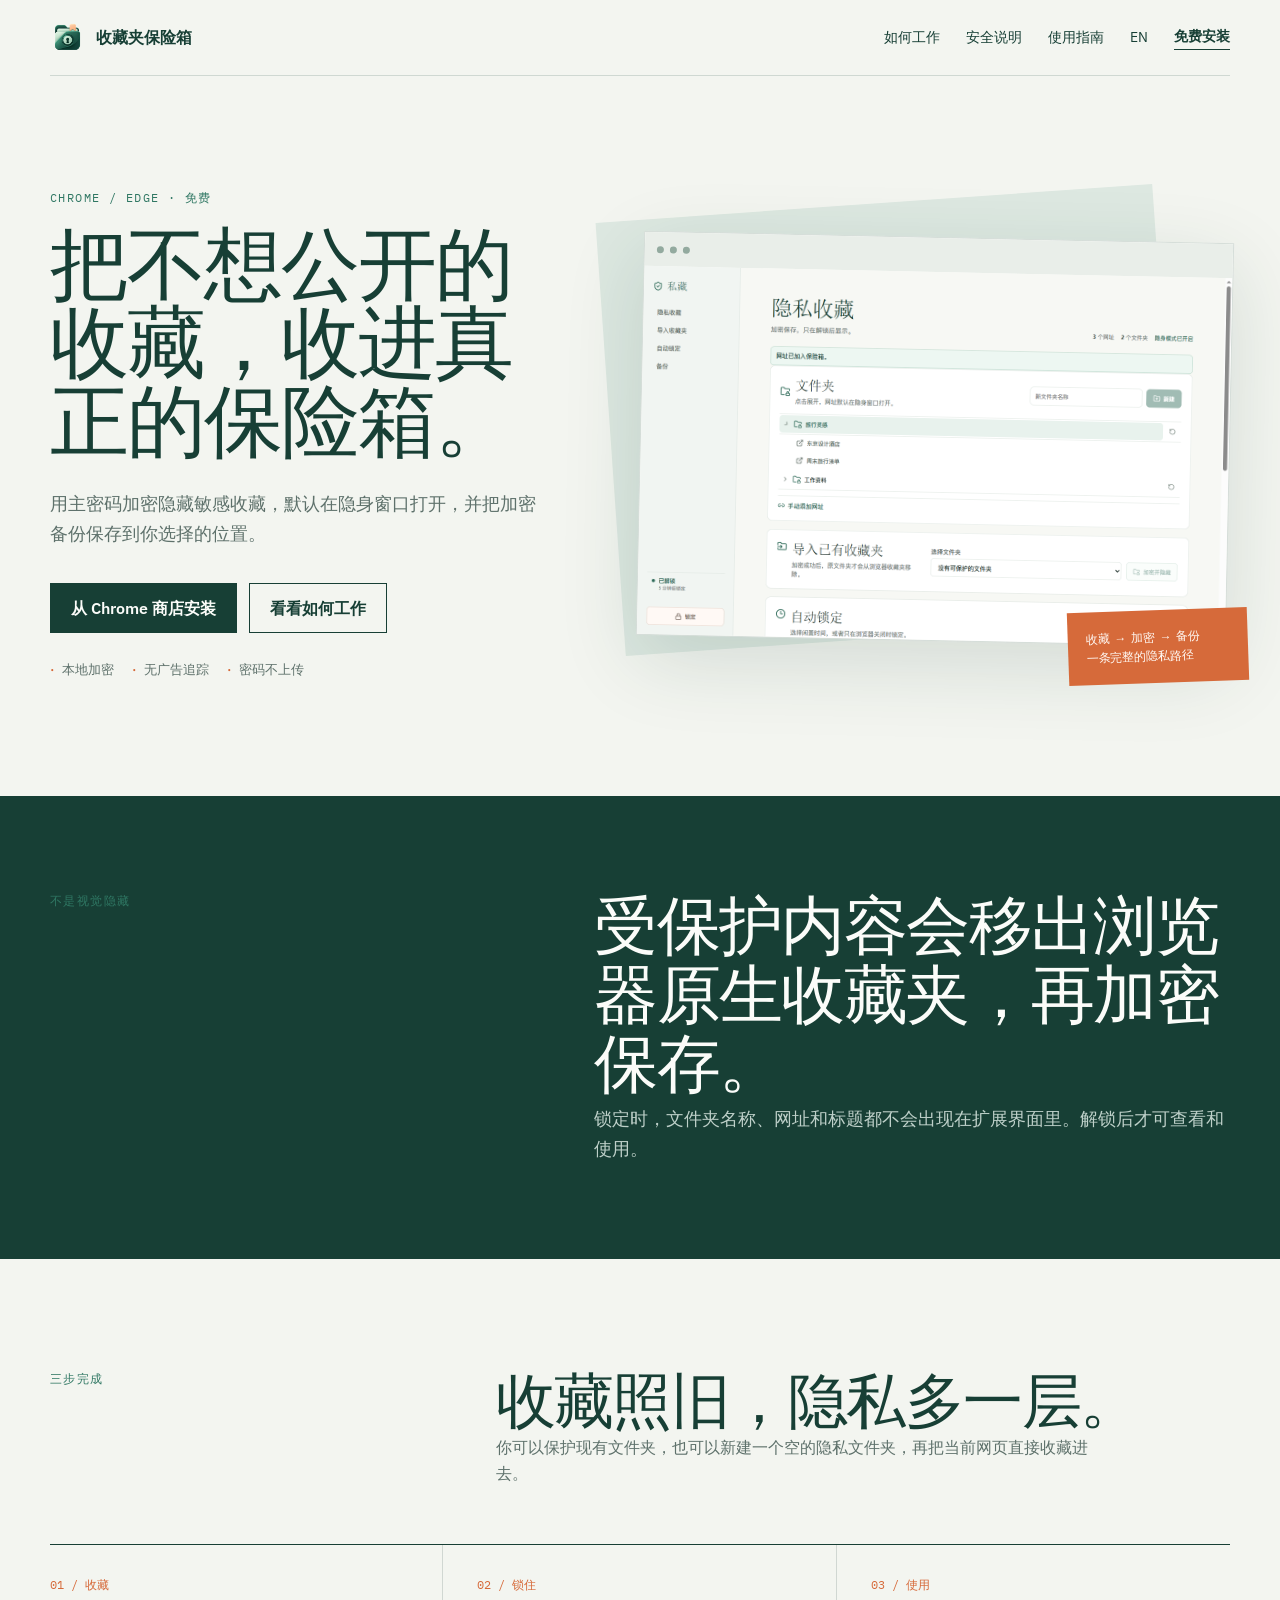
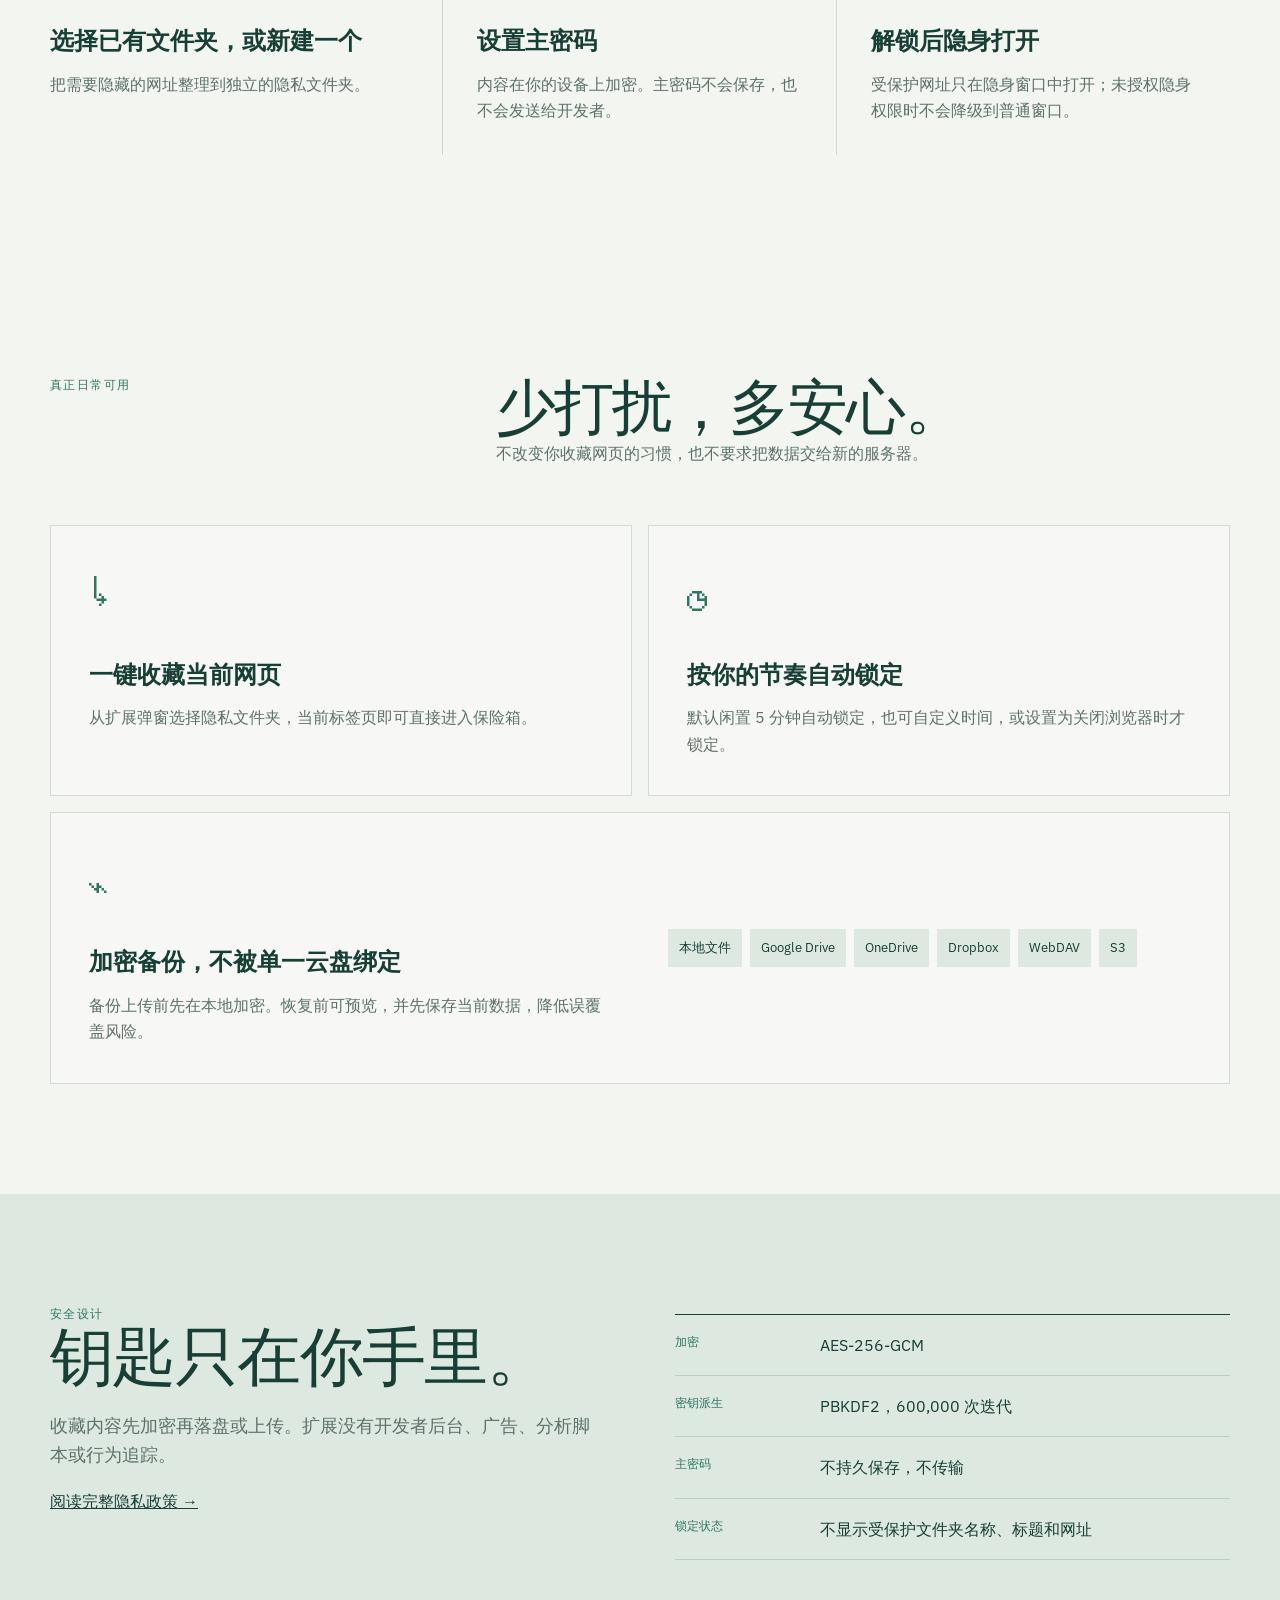
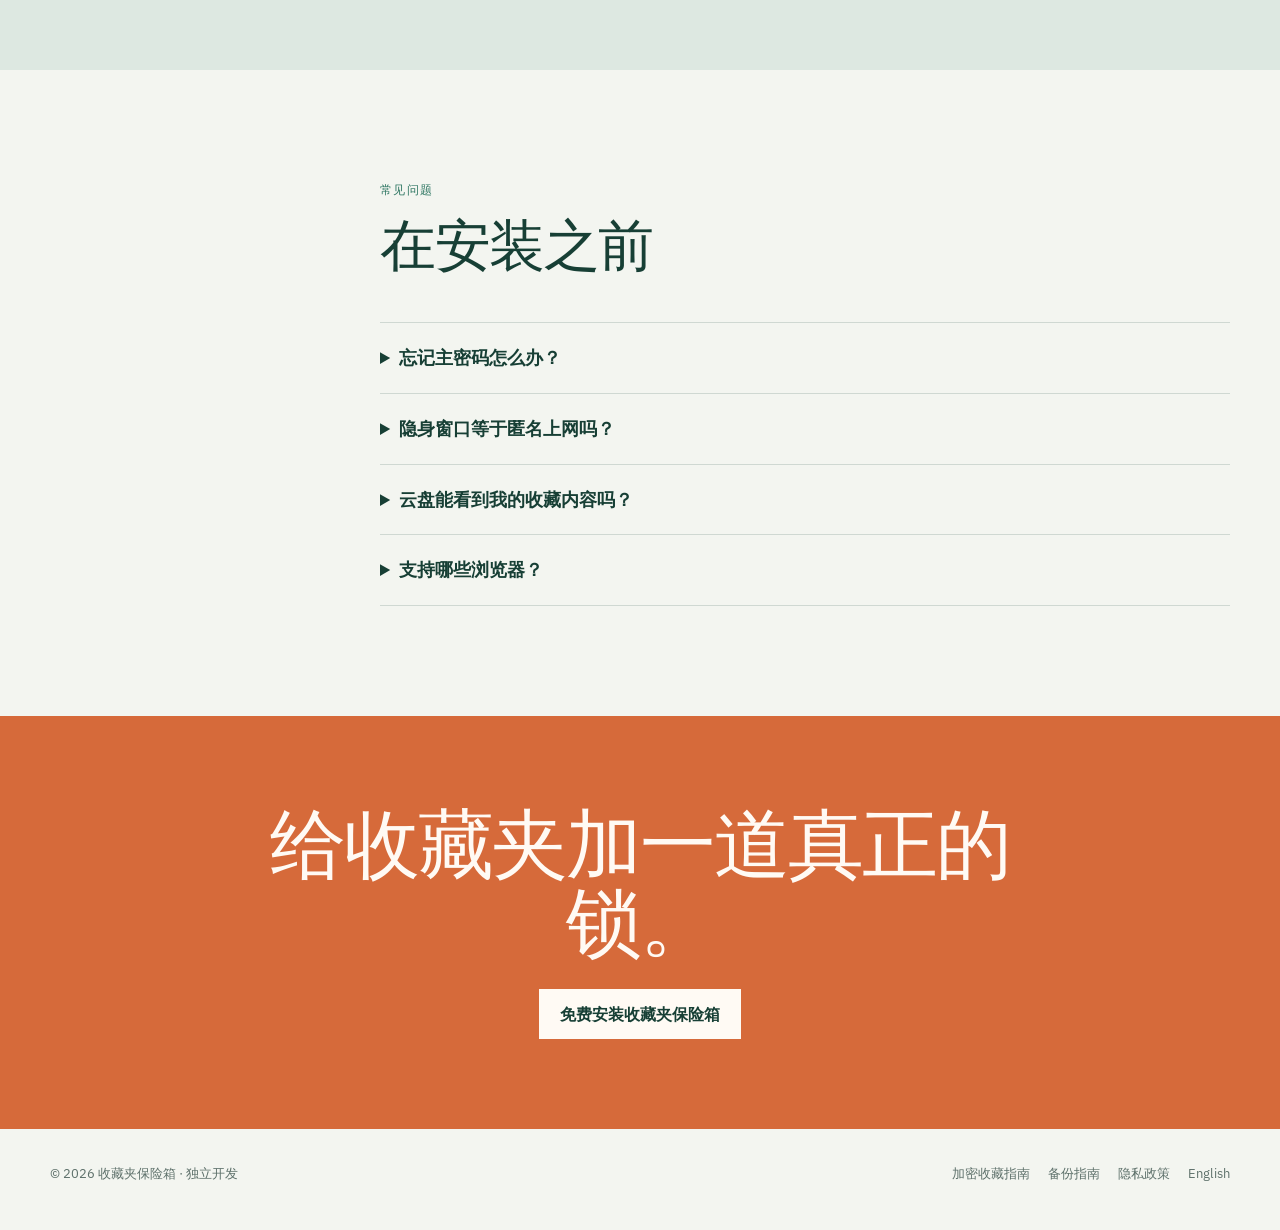
<file: index.html>
<!doctype html>
<html lang="zh-CN">
<head>
  <meta charset="utf-8">
  <meta name="viewport" content="width=device-width, initial-scale=1">
  <title>收藏夹保险箱｜加密隐藏 Chrome 与 Edge 私密收藏</title>
  <meta name="description" content="用主密码加密隐藏私密收藏夹，在隐身窗口打开网址，并自动备份到本地、Google Drive、OneDrive、Dropbox、WebDAV 或 S3。">
  <link rel="canonical" href="https://fangxinbuzaijia.github.io/bookmark-vault/">
  <link rel="alternate" hreflang="zh-CN" href="https://fangxinbuzaijia.github.io/bookmark-vault/">
  <link rel="alternate" hreflang="en" href="https://fangxinbuzaijia.github.io/bookmark-vault/en/">
  <meta property="og:type" content="website">
  <meta property="og:title" content="收藏夹保险箱｜给收藏夹加一道真正的锁">
  <meta property="og:description" content="加密隐藏私密收藏，隐身打开，并把密文备份到你选择的位置。">
  <meta property="og:url" content="https://fangxinbuzaijia.github.io/bookmark-vault/">
  <meta property="og:image" content="https://fangxinbuzaijia.github.io/bookmark-vault/assets/og-cover.png">
  <meta name="twitter:card" content="summary_large_image">
  <link rel="icon" href="assets/icon-128.png">
  <link rel="manifest" href="site.webmanifest">
  <link rel="stylesheet" href="styles.css">
  <script type="application/ld+json">{"@context":"https://schema.org","@type":"SoftwareApplication","name":"收藏夹保险箱","alternateName":"Bookmark Vault","applicationCategory":"UtilitiesApplication","operatingSystem":"Chrome, Edge","description":"加密隐藏私密收藏夹，在隐身窗口打开网址，并将密文备份到本地或云端。","url":"https://fangxinbuzaijia.github.io/bookmark-vault/","downloadUrl":"https://chromewebstore.google.com/detail/agepfpohppnlmjipbigfikpmbfkkhdga","offers":{"@type":"Offer","price":"0","priceCurrency":"CNY"}}</script>
</head>
<body>
  <a class="skip" href="#main">跳到正文</a>
  <header class="shell nav">
    <a class="brand" href="./"><img src="assets/icon-128.png" alt=""><span>收藏夹保险箱</span></a>
    <nav class="nav-links" aria-label="主导航">
      <a href="#how">如何工作</a><a href="#security">安全说明</a><a href="guides/password-protect-chrome-bookmarks.html">使用指南</a><a class="lang" href="en/">EN</a><a class="nav-install" href="https://chromewebstore.google.com/detail/agepfpohppnlmjipbigfikpmbfkkhdga">免费安装</a>
    </nav>
  </header>
  <main id="main">
    <section class="shell hero">
      <div class="hero-copy">
        <div class="eyebrow">Chrome / Edge · 免费</div>
        <h1>把不想公开的收藏，收进真正的保险箱。</h1>
        <p>用主密码加密隐藏敏感收藏，默认在隐身窗口打开，并把加密备份保存到你选择的位置。</p>
        <div class="actions">
          <a class="button primary" href="https://chromewebstore.google.com/detail/agepfpohppnlmjipbigfikpmbfkkhdga">从 Chrome 商店安装</a>
          <a class="button secondary" href="#how">看看如何工作</a>
        </div>
        <div class="proof"><span>本地加密</span><span>无广告追踪</span><span>密码不上传</span></div>
      </div>
      <div class="product-stage" aria-label="收藏夹保险箱真实界面预览">
        <div class="browser"><div class="browser-bar"><i></i><i></i><i></i></div><img src="assets/dashboard.png" alt="收藏夹保险箱管理页，展示隐私文件夹、收藏和备份功能"></div>
        <div class="note">收藏 → 加密 → 备份<br>一条完整的隐私路径</div>
      </div>
    </section>

    <section class="statement">
      <div class="shell">
        <div class="kicker">不是视觉隐藏</div>
        <div><h2>受保护内容会移出浏览器原生收藏夹，再加密保存。</h2><p>锁定时，文件夹名称、网址和标题都不会出现在扩展界面里。解锁后才可查看和使用。</p></div>
      </div>
    </section>

    <section class="shell section" id="how">
      <div class="section-head"><div class="kicker">三步完成</div><div><h2>收藏照旧，隐私多一层。</h2><p>你可以保护现有文件夹，也可以新建一个空的隐私文件夹，再把当前网页直接收藏进去。</p></div></div>
      <div class="path">
        <article><div class="num">01 / 收藏</div><h3>选择已有文件夹，或新建一个</h3><p>把需要隐藏的网址整理到独立的隐私文件夹。</p></article>
        <article><div class="num">02 / 锁住</div><h3>设置主密码</h3><p>内容在你的设备上加密。主密码不会保存，也不会发送给开发者。</p></article>
        <article><div class="num">03 / 使用</div><h3>解锁后隐身打开</h3><p>受保护网址只在隐身窗口中打开；未授权隐身权限时不会降级到普通窗口。</p></article>
      </div>
    </section>

    <section class="shell section" id="features">
      <div class="section-head"><div class="kicker">真正日常可用</div><div><h2>少打扰，多安心。</h2><p>不改变你收藏网页的习惯，也不要求把数据交给新的服务器。</p></div></div>
      <div class="feature-grid">
        <article class="feature"><div class="mark">↳</div><h3>一键收藏当前网页</h3><p>从扩展弹窗选择隐私文件夹，当前标签页即可直接进入保险箱。</p></article>
        <article class="feature"><div class="mark">◷</div><h3>按你的节奏自动锁定</h3><p>默认闲置 5 分钟自动锁定，也可自定义时间，或设置为关闭浏览器时才锁定。</p></article>
        <article class="feature wide"><div><div class="mark">⌁</div><h3>加密备份，不被单一云盘绑定</h3><p>备份上传前先在本地加密。恢复前可预览，并先保存当前数据，降低误覆盖风险。</p></div><div class="backup-list" aria-label="支持的备份方式"><span>本地文件</span><span>Google Drive</span><span>OneDrive</span><span>Dropbox</span><span>WebDAV</span><span>S3</span></div></article>
      </div>
    </section>

    <section class="section security" id="security">
      <div class="shell security-grid">
        <div class="security-copy"><div class="kicker">安全设计</div><h2>钥匙只在你手里。</h2><p>收藏内容先加密再落盘或上传。扩展没有开发者后台、广告、分析脚本或行为追踪。</p><a href="https://fangxinbuzaijia.github.io/bookmark-vault-privacy/">阅读完整隐私政策 →</a></div>
        <ul class="facts">
          <li><strong>加密</strong><span>AES-256-GCM</span></li>
          <li><strong>密钥派生</strong><span>PBKDF2，600,000 次迭代</span></li>
          <li><strong>主密码</strong><span>不持久保存，不传输</span></li>
          <li><strong>锁定状态</strong><span>不显示受保护文件夹名称、标题和网址</span></li>
        </ul>
      </div>
    </section>

    <section class="shell section">
      <div class="faq"><div class="kicker">常见问题</div><h2>在安装之前</h2>
        <details><summary>忘记主密码怎么办？</summary><p>无法找回。客户端加密意味着开发者也没有能力替你解密，请务必妥善保存密码。</p></details>
        <details><summary>隐身窗口等于匿名上网吗？</summary><p>不等于。隐身模式主要减少本机浏览记录，网站、网络服务商、下载文件等仍可能留下记录。</p></details>
        <details><summary>云盘能看到我的收藏内容吗？</summary><p>上传的是由扩展在本地生成的密文备份。不过云盘服务仍会知道文件存在、大小和更新时间等元数据。</p></details>
        <details><summary>支持哪些浏览器？</summary><p>第一版支持基于 Chromium 的 Chrome 与 Edge。</p></details>
      </div>
    </section>

    <section class="closing"><div class="shell"><h2>给收藏夹加一道真正的锁。</h2><a class="button" href="https://chromewebstore.google.com/detail/agepfpohppnlmjipbigfikpmbfkkhdga">免费安装收藏夹保险箱</a></div></section>
  </main>
  <footer class="shell footer"><div class="footer-row"><div>© 2026 收藏夹保险箱 · 独立开发</div><div class="footer-links"><a href="guides/password-protect-chrome-bookmarks.html">加密收藏指南</a><a href="guides/encrypted-bookmark-backup.html">备份指南</a><a href="https://fangxinbuzaijia.github.io/bookmark-vault-privacy/">隐私政策</a><a href="en/">English</a></div></div></footer>
</body>
</html>
</file>
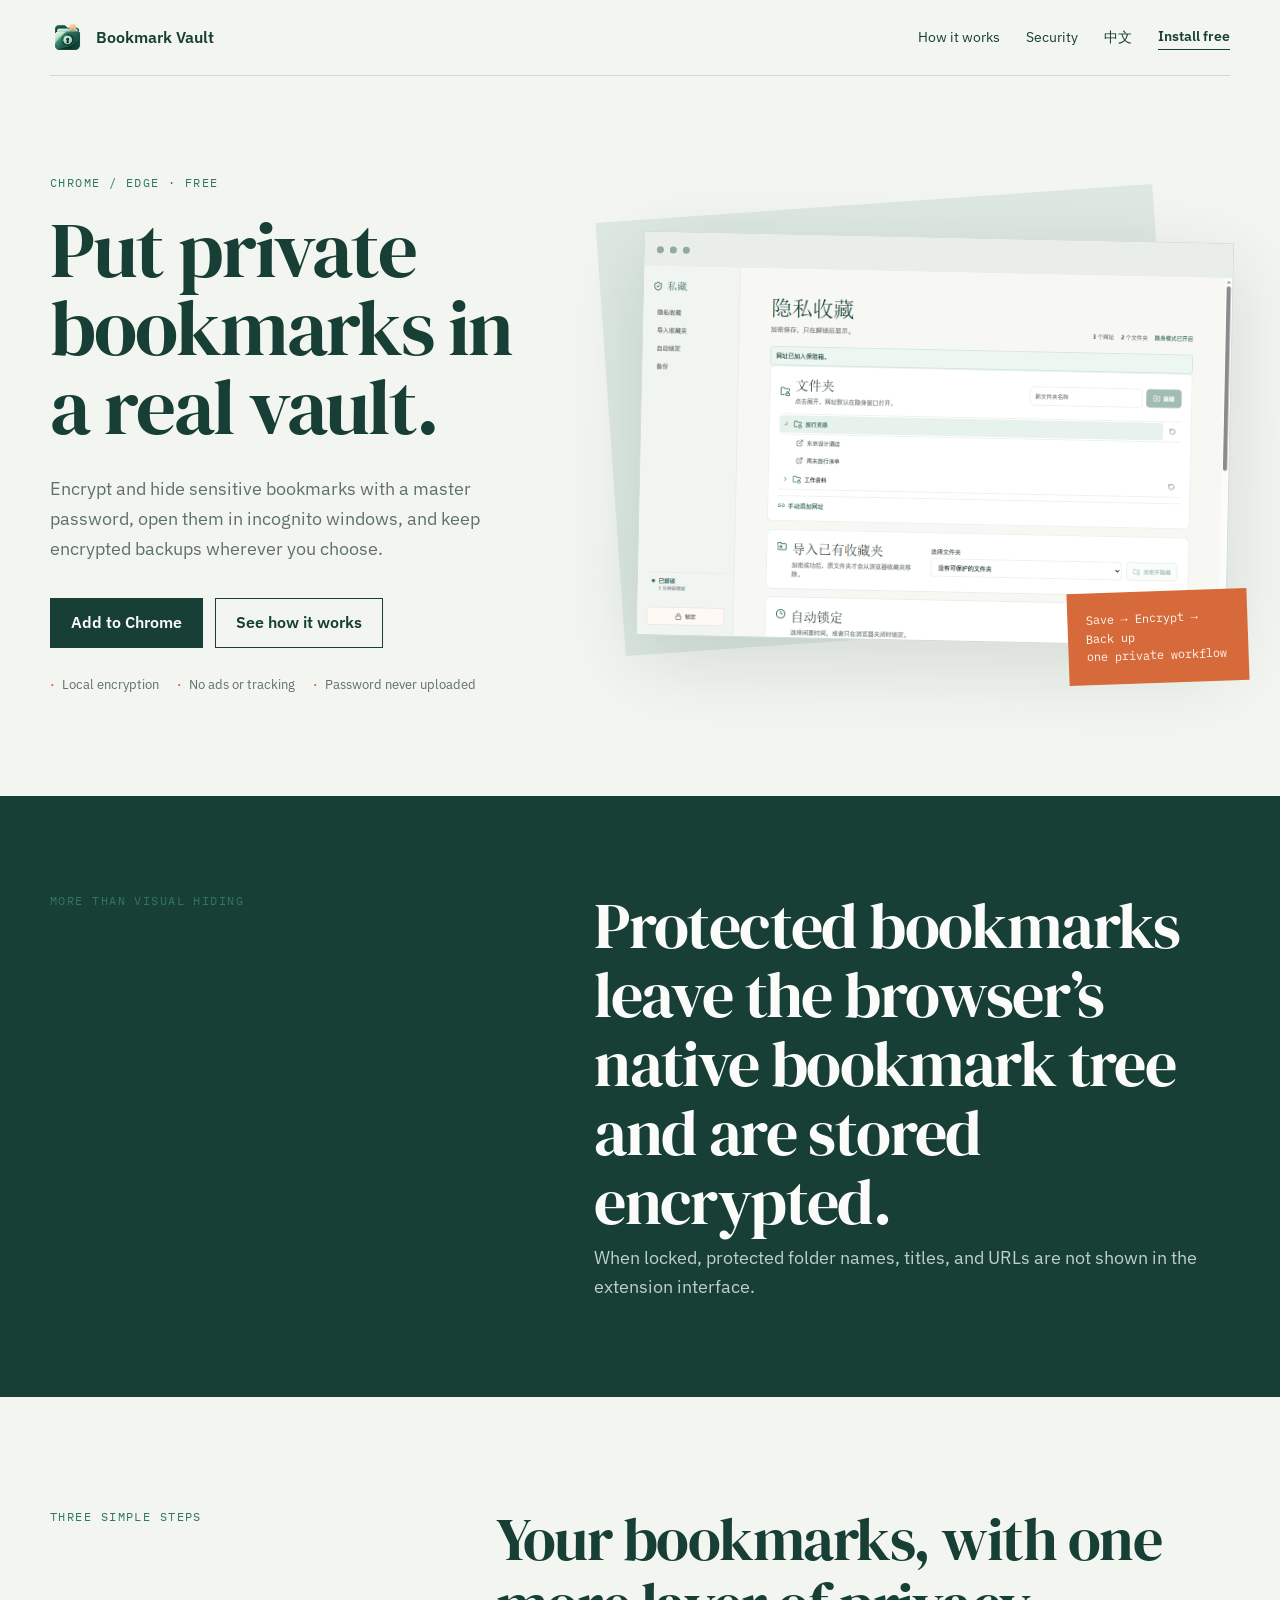
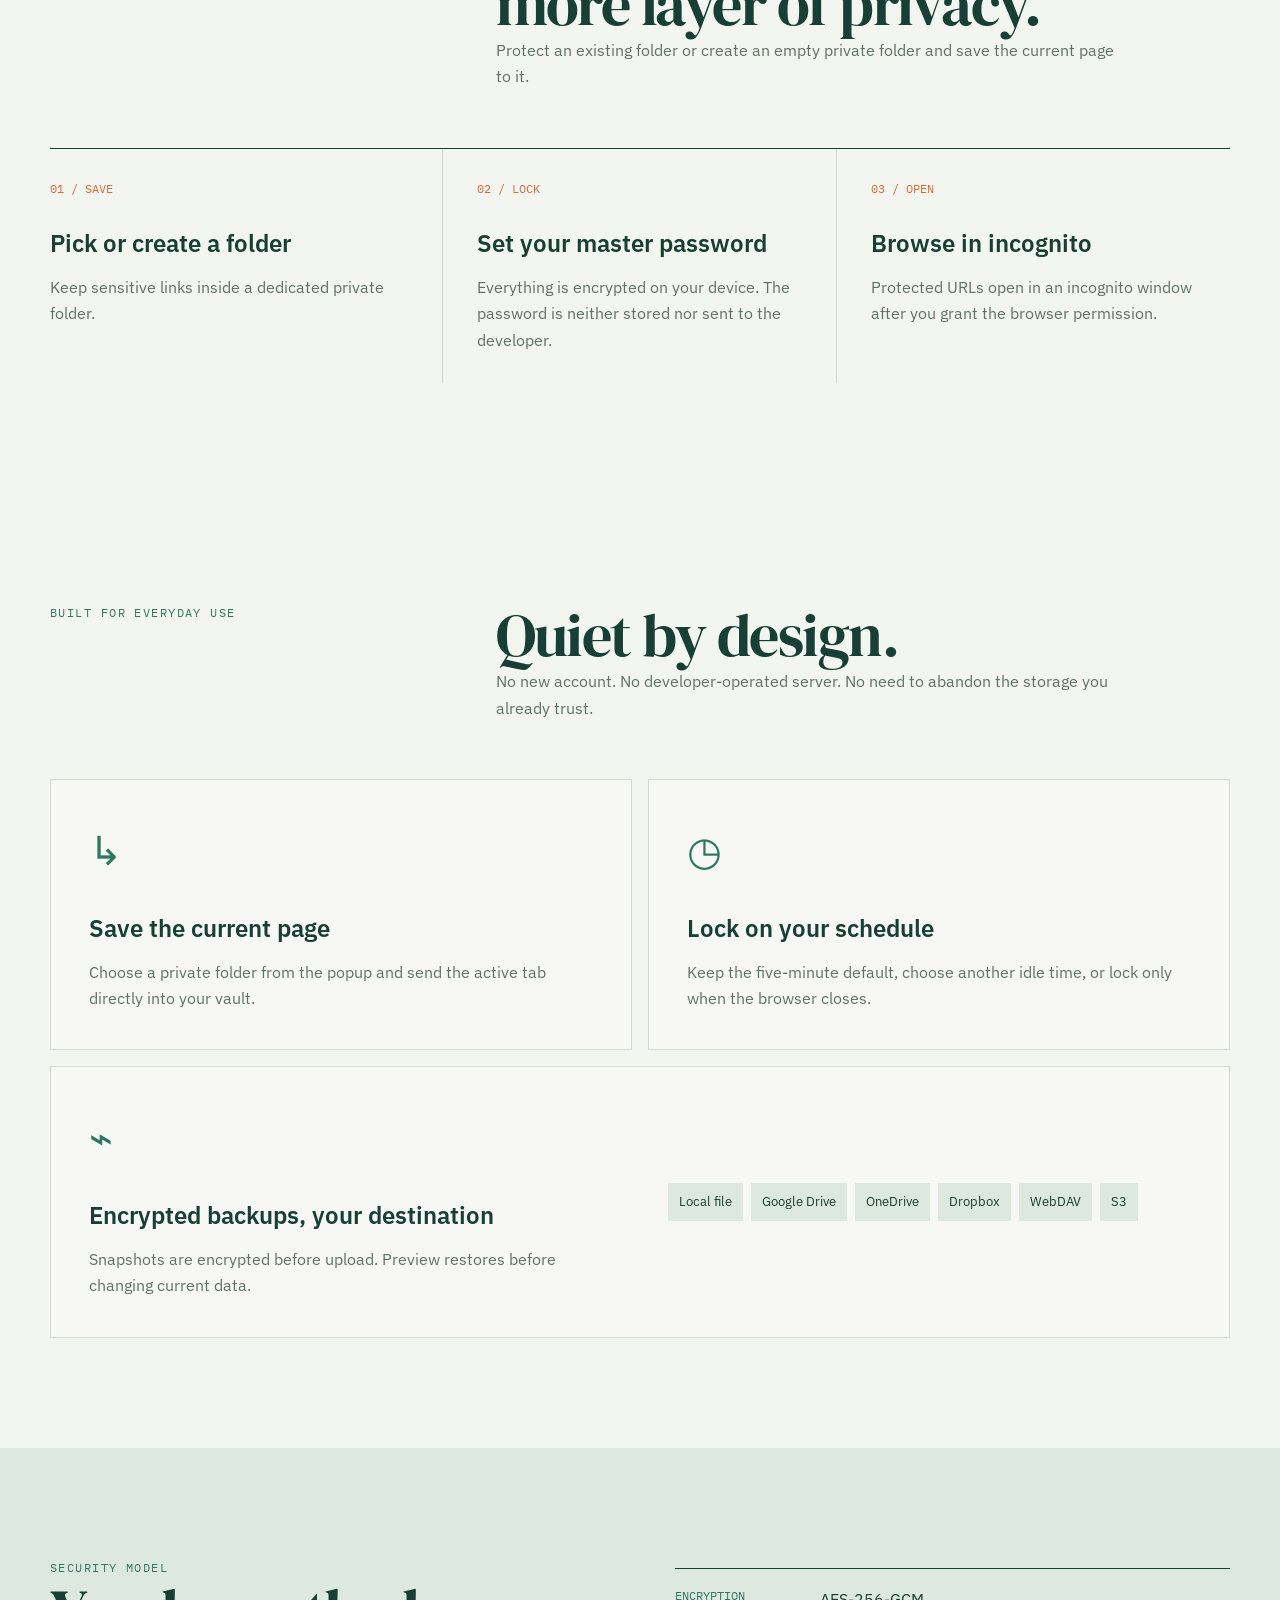
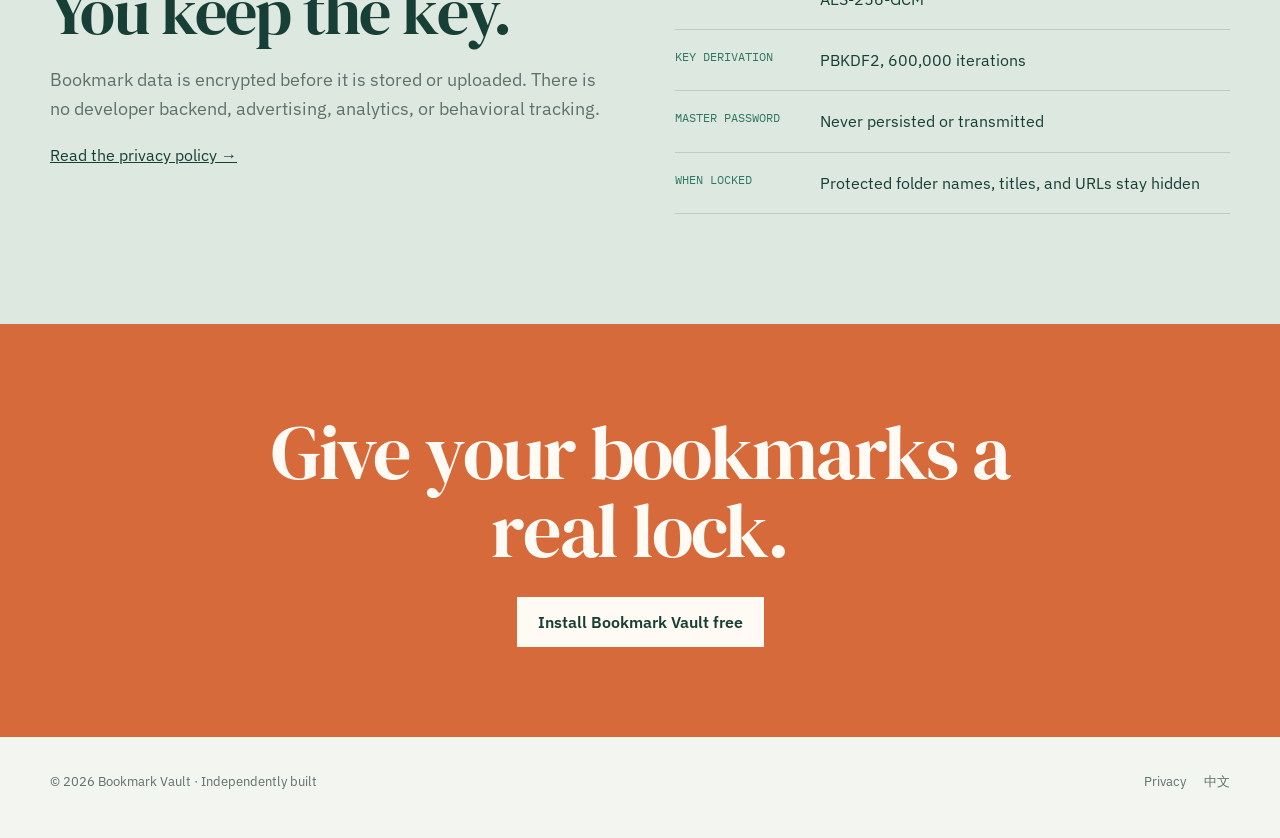
<file: en/index.html>
<!doctype html>
<html lang="en">
<head>
  <meta charset="utf-8"><meta name="viewport" content="width=device-width, initial-scale=1">
  <title>Bookmark Vault — Encrypt and hide private Chrome bookmarks</title>
  <meta name="description" content="Password-protect private bookmarks, open them in incognito windows, and back up encrypted snapshots to your preferred storage.">
  <link rel="canonical" href="https://fangxinbuzaijia.github.io/bookmark-vault/en/">
  <link rel="alternate" hreflang="zh-CN" href="https://fangxinbuzaijia.github.io/bookmark-vault/">
  <link rel="alternate" hreflang="en" href="https://fangxinbuzaijia.github.io/bookmark-vault/en/">
  <meta property="og:type" content="website"><meta property="og:title" content="Bookmark Vault — A real lock for your bookmarks"><meta property="og:description" content="Encrypt and hide private bookmarks, open them in incognito, and keep encrypted backups."><meta property="og:image" content="https://fangxinbuzaijia.github.io/bookmark-vault/assets/og-cover.png">
  <link rel="icon" href="../assets/icon-128.png"><link rel="stylesheet" href="../styles.css">
</head>
<body>
  <header class="shell nav"><a class="brand" href="../"><img src="../assets/icon-128.png" alt=""><span>Bookmark Vault</span></a><nav class="nav-links"><a href="#how">How it works</a><a href="#security">Security</a><a class="lang" href="../">中文</a><a class="nav-install" href="https://chromewebstore.google.com/detail/agepfpohppnlmjipbigfikpmbfkkhdga">Install free</a></nav></header>
  <main>
    <section class="shell hero"><div class="hero-copy"><div class="eyebrow">Chrome / Edge · Free</div><h1>Put private bookmarks in a real vault.</h1><p>Encrypt and hide sensitive bookmarks with a master password, open them in incognito windows, and keep encrypted backups wherever you choose.</p><div class="actions"><a class="button primary" href="https://chromewebstore.google.com/detail/agepfpohppnlmjipbigfikpmbfkkhdga">Add to Chrome</a><a class="button secondary" href="#how">See how it works</a></div><div class="proof"><span>Local encryption</span><span>No ads or tracking</span><span>Password never uploaded</span></div></div><div class="product-stage"><div class="browser"><div class="browser-bar"><i></i><i></i><i></i></div><img src="../assets/dashboard.png" alt="Bookmark Vault dashboard"></div><div class="note">Save → Encrypt → Back up<br>one private workflow</div></div></section>
    <section class="statement"><div class="shell"><div class="kicker">More than visual hiding</div><div><h2>Protected bookmarks leave the browser’s native bookmark tree and are stored encrypted.</h2><p>When locked, protected folder names, titles, and URLs are not shown in the extension interface.</p></div></div></section>
    <section class="shell section" id="how"><div class="section-head"><div class="kicker">Three simple steps</div><div><h2>Your bookmarks, with one more layer of privacy.</h2><p>Protect an existing folder or create an empty private folder and save the current page to it.</p></div></div><div class="path"><article><div class="num">01 / SAVE</div><h3>Pick or create a folder</h3><p>Keep sensitive links inside a dedicated private folder.</p></article><article><div class="num">02 / LOCK</div><h3>Set your master password</h3><p>Everything is encrypted on your device. The password is neither stored nor sent to the developer.</p></article><article><div class="num">03 / OPEN</div><h3>Browse in incognito</h3><p>Protected URLs open in an incognito window after you grant the browser permission.</p></article></div></section>
    <section class="shell section"><div class="section-head"><div class="kicker">Built for everyday use</div><div><h2>Quiet by design.</h2><p>No new account. No developer-operated server. No need to abandon the storage you already trust.</p></div></div><div class="feature-grid"><article class="feature"><div class="mark">↳</div><h3>Save the current page</h3><p>Choose a private folder from the popup and send the active tab directly into your vault.</p></article><article class="feature"><div class="mark">◷</div><h3>Lock on your schedule</h3><p>Keep the five-minute default, choose another idle time, or lock only when the browser closes.</p></article><article class="feature wide"><div><div class="mark">⌁</div><h3>Encrypted backups, your destination</h3><p>Snapshots are encrypted before upload. Preview restores before changing current data.</p></div><div class="backup-list"><span>Local file</span><span>Google Drive</span><span>OneDrive</span><span>Dropbox</span><span>WebDAV</span><span>S3</span></div></article></div></section>
    <section class="section security" id="security"><div class="shell security-grid"><div class="security-copy"><div class="kicker">Security model</div><h2>You keep the key.</h2><p>Bookmark data is encrypted before it is stored or uploaded. There is no developer backend, advertising, analytics, or behavioral tracking.</p><a href="https://fangxinbuzaijia.github.io/bookmark-vault-privacy/">Read the privacy policy →</a></div><ul class="facts"><li><strong>ENCRYPTION</strong><span>AES-256-GCM</span></li><li><strong>KEY DERIVATION</strong><span>PBKDF2, 600,000 iterations</span></li><li><strong>MASTER PASSWORD</strong><span>Never persisted or transmitted</span></li><li><strong>WHEN LOCKED</strong><span>Protected folder names, titles, and URLs stay hidden</span></li></ul></div></section>
    <section class="closing"><div class="shell"><h2>Give your bookmarks a real lock.</h2><a class="button" href="https://chromewebstore.google.com/detail/agepfpohppnlmjipbigfikpmbfkkhdga">Install Bookmark Vault free</a></div></section>
  </main>
  <footer class="shell footer"><div class="footer-row"><div>© 2026 Bookmark Vault · Independently built</div><div class="footer-links"><a href="https://fangxinbuzaijia.github.io/bookmark-vault-privacy/">Privacy</a><a href="../">中文</a></div></div></footer>
</body>
</html>
</file>
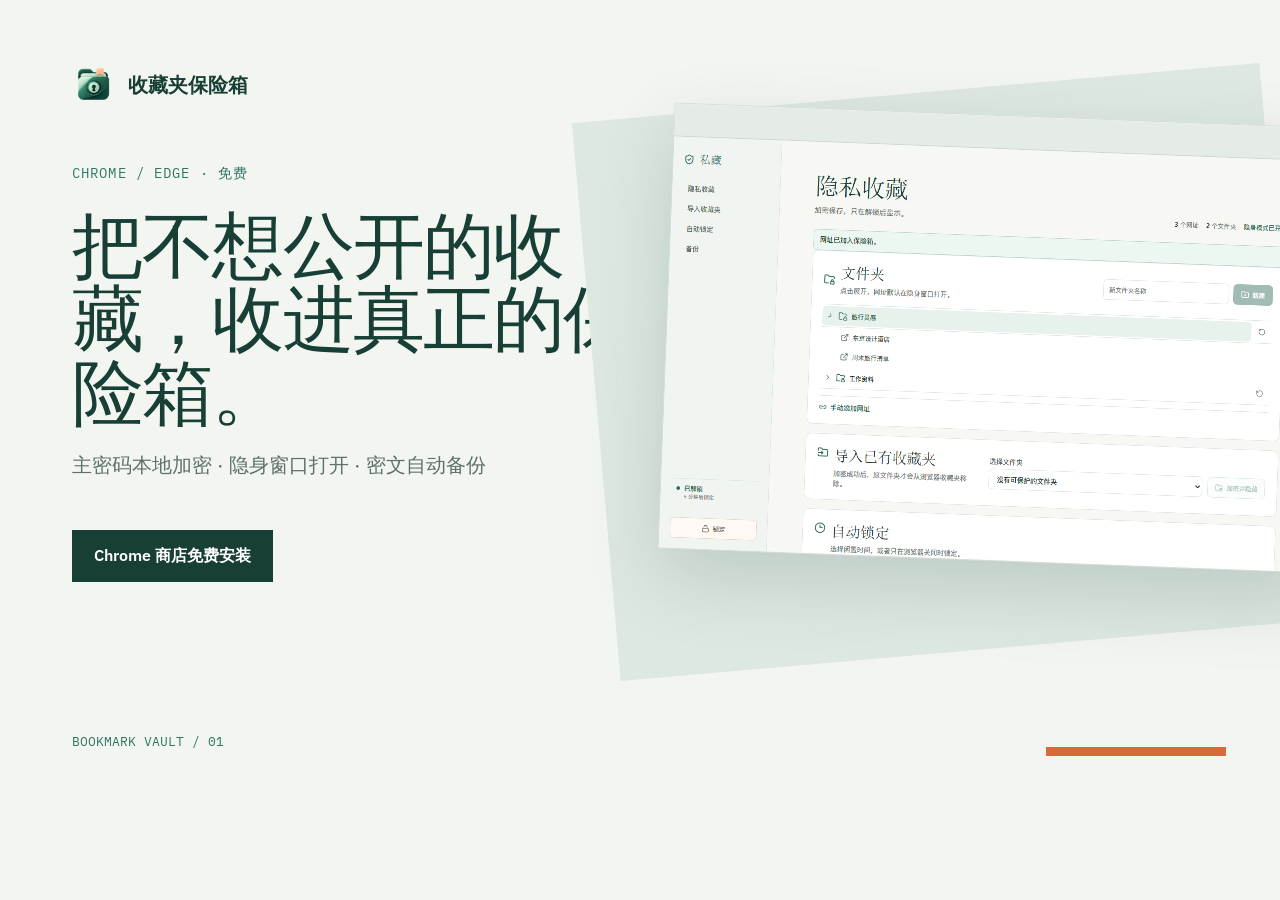
<file: marketing-assets.html>
<!doctype html>
<html lang="zh-CN">
<head>
  <meta charset="utf-8"><meta name="viewport" content="width=device-width,initial-scale=1"><meta name="robots" content="noindex">
  <style>
    @font-face{font-family:DM;src:url(assets/fonts/dm-serif-display.woff2)}
    @font-face{font-family:Plex;src:url(assets/fonts/ibm-plex-sans-400.woff2);font-weight:400}
    @font-face{font-family:Plex;src:url(assets/fonts/ibm-plex-sans-600.woff2);font-weight:600}
    @font-face{font-family:Mono;src:url(assets/fonts/ibm-plex-mono.woff2)}
    *{box-sizing:border-box}body{margin:0;background:#f3f5f0;color:#173f35;font-family:Plex,sans-serif}.canvas{width:1280px;height:800px;overflow:hidden;position:relative;padding:64px 72px;display:none}.canvas.active{display:block}.canvas.active.split{display:grid}.brand{display:flex;align-items:center;gap:14px;font-weight:600;font-size:20px}.brand img{width:42px;height:42px;border-radius:11px}.tag{font:14px Mono;color:#2f7763;letter-spacing:.08em;text-transform:uppercase}.headline{font:400 72px/1.02 DM;margin:26px 0 18px;max-width:610px;letter-spacing:-.025em}.sub{font-size:20px;line-height:1.55;color:#5e716b;max-width:570px}.screen{position:absolute;overflow:hidden;background:#fbfcf9;border:1px solid rgba(23,63,53,.16);box-shadow:0 28px 75px rgba(23,63,53,.16)}.screen:before{content:"";display:block;height:32px;background:#e5ece7;border-bottom:1px solid rgba(23,63,53,.12)}.screen img{width:100%;display:block}.hero .screen{width:660px;right:-46px;top:115px;transform:rotate(2.2deg)}.hero:before{content:"";position:absolute;width:690px;height:560px;right:-5px;top:92px;background:#dde8e1;transform:rotate(-5deg)}.button{display:inline-block;margin-top:30px;background:#173f35;color:#fff;padding:15px 22px;font-weight:600}.foot{position:absolute;left:72px;bottom:50px;font:13px Mono;color:#2f7763}.corner{position:absolute;right:54px;bottom:44px;width:180px;height:9px;background:#d66a3a}.split{grid-template-columns:0.85fr 1.15fr;gap:60px;align-items:center}.split .screen{position:relative;inset:auto;width:100%;height:520px;transform:none}.split .screen img[src$="popup.png"]{width:1685px;max-width:none;transform:translateY(-385px)}.num{font:16px Mono;color:#d66a3a}.points{margin:30px 0 0;padding:0;list-style:none;border-top:1px solid #173f35}.points li{padding:17px 0;border-bottom:1px solid rgba(23,63,53,.16);font-size:18px}.backup{background:#173f35;color:#fbfcf9}.backup .tag{color:#9bc5b6}.backup .sub{color:#bdd1c9}.backup-clouds{display:flex;flex-wrap:wrap;gap:12px;max-width:560px;margin-top:34px}.backup-clouds span{padding:11px 15px;border:1px solid rgba(255,255,255,.28);font:14px Mono}.backup .screen{width:585px;right:58px;top:124px;transform:rotate(-1.5deg)}.backup:before{content:"";position:absolute;right:-60px;top:-90px;width:610px;height:610px;border:1px solid rgba(221,232,225,.25);border-radius:50%}.security{background:#dde8e1}.security-grid{display:grid;grid-template-columns:1.1fr .9fr;gap:70px;margin-top:60px}.security .headline{font-size:66px;margin-top:16px}.security-card{border-top:1px solid #173f35}.security-card div{display:grid;grid-template-columns:150px 1fr;gap:18px;padding:20px 0;border-bottom:1px solid rgba(23,63,53,.18)}.security-card strong{font:13px Mono;color:#2f7763}.security-card span{font-size:18px}.og{width:1200px;height:630px;padding:54px 62px}.og .headline{font-size:69px;max-width:575px}.og .screen{width:560px;right:-40px;top:98px;transform:rotate(2deg)}.og:before{content:"";position:absolute;width:580px;height:470px;right:-4px;top:73px;background:#dde8e1;transform:rotate(-4deg)}.og .brand{font-size:18px}.og .brand img{width:38px;height:38px}.og .foot{left:62px;bottom:42px}
  </style>
</head>
<body>
  <section class="canvas hero" data-slide="1"><div class="brand"><img src="assets/icon-128.png" alt="">收藏夹保险箱</div><div class="tag" style="margin-top:58px">Chrome / Edge · 免费</div><h1 class="headline">把不想公开的收藏，收进真正的保险箱。</h1><p class="sub">主密码本地加密 · 隐身窗口打开 · 密文自动备份</p><div class="button">Chrome 商店免费安装</div><div class="screen"><img src="assets/dashboard.png" alt=""></div><div class="foot">BOOKMARK VAULT / 01</div><div class="corner"></div></section>
  <section class="canvas split" data-slide="2"><div><div class="num">01 / 收藏</div><h1 class="headline">当前网页，一步收进隐私文件夹。</h1><p class="sub">从扩展弹窗选择目标文件夹，当前标签页直接进入加密保险箱。</p><ul class="points"><li>新建空的隐私文件夹</li><li>文件夹默认收起，手动展开</li><li>锁定后标题和网址不显示</li></ul></div><div class="screen"><img src="assets/popup.png" alt=""></div><div class="foot">BOOKMARK VAULT / 02</div></section>
  <section class="canvas split" data-slide="3"><div><div class="num">02 / 锁定</div><h1 class="headline">五分钟，或等浏览器关闭。</h1><p class="sub">默认闲置 5 分钟自动锁定。你也可以自定义时间，或设置为关闭浏览器时才锁定。</p><ul class="points"><li>按使用习惯调整</li><li>打开浏览器期间保持解锁</li><li>随时一键立即锁定</li></ul></div><div class="screen"><img src="assets/dashboard.png" alt=""></div><div class="foot">BOOKMARK VAULT / 03</div></section>
  <section class="canvas backup" data-slide="4"><div class="brand"><img src="assets/icon-128.png" alt="">收藏夹保险箱</div><div class="tag" style="margin-top:62px">03 / 加密备份</div><h1 class="headline">不被某一个云盘绑住。</h1><p class="sub">上传前先在本地加密。恢复前先预览，并备份当前数据。</p><div class="backup-clouds"><span>本地文件</span><span>Google Drive</span><span>OneDrive</span><span>Dropbox</span><span>WebDAV</span><span>S3</span></div><div class="screen"><img src="assets/dashboard.png" alt=""></div><div class="foot" style="color:#9bc5b6">BOOKMARK VAULT / 04</div></section>
  <section class="canvas security" data-slide="5"><div class="brand"><img src="assets/icon-128.png" alt="">收藏夹保险箱</div><div class="security-grid"><div><div class="tag">安全设计</div><h1 class="headline">钥匙只在你手里。</h1><p class="sub">没有开发者后台，没有广告，没有分析追踪。</p></div><div class="security-card"><div><strong>加密</strong><span>AES-256-GCM</span></div><div><strong>密钥派生</strong><span>PBKDF2<br>600,000 次迭代</span></div><div><strong>主密码</strong><span>不保存<br>不传输</span></div><div><strong>锁定后</strong><span>不显示私密标题和网址</span></div></div></div><div class="foot">BOOKMARK VAULT / 05</div></section>
  <section class="canvas og" data-slide="og"><div class="brand"><img src="assets/icon-128.png" alt="">收藏夹保险箱</div><div class="tag" style="margin-top:48px">Chrome / Edge · 免费</div><h1 class="headline">给收藏夹加一道真正的锁。</h1><p class="sub">加密隐藏 · 隐身打开 · 密文备份</p><div class="screen"><img src="assets/dashboard.png" alt=""></div><div class="foot">BOOKMARK VAULT</div></section>
  <script>const wanted=new URLSearchParams(location.search).get('slide')||'1';document.querySelector(`[data-slide="${wanted}"]`)?.classList.add('active');</script>
</body>
</html>
</file>
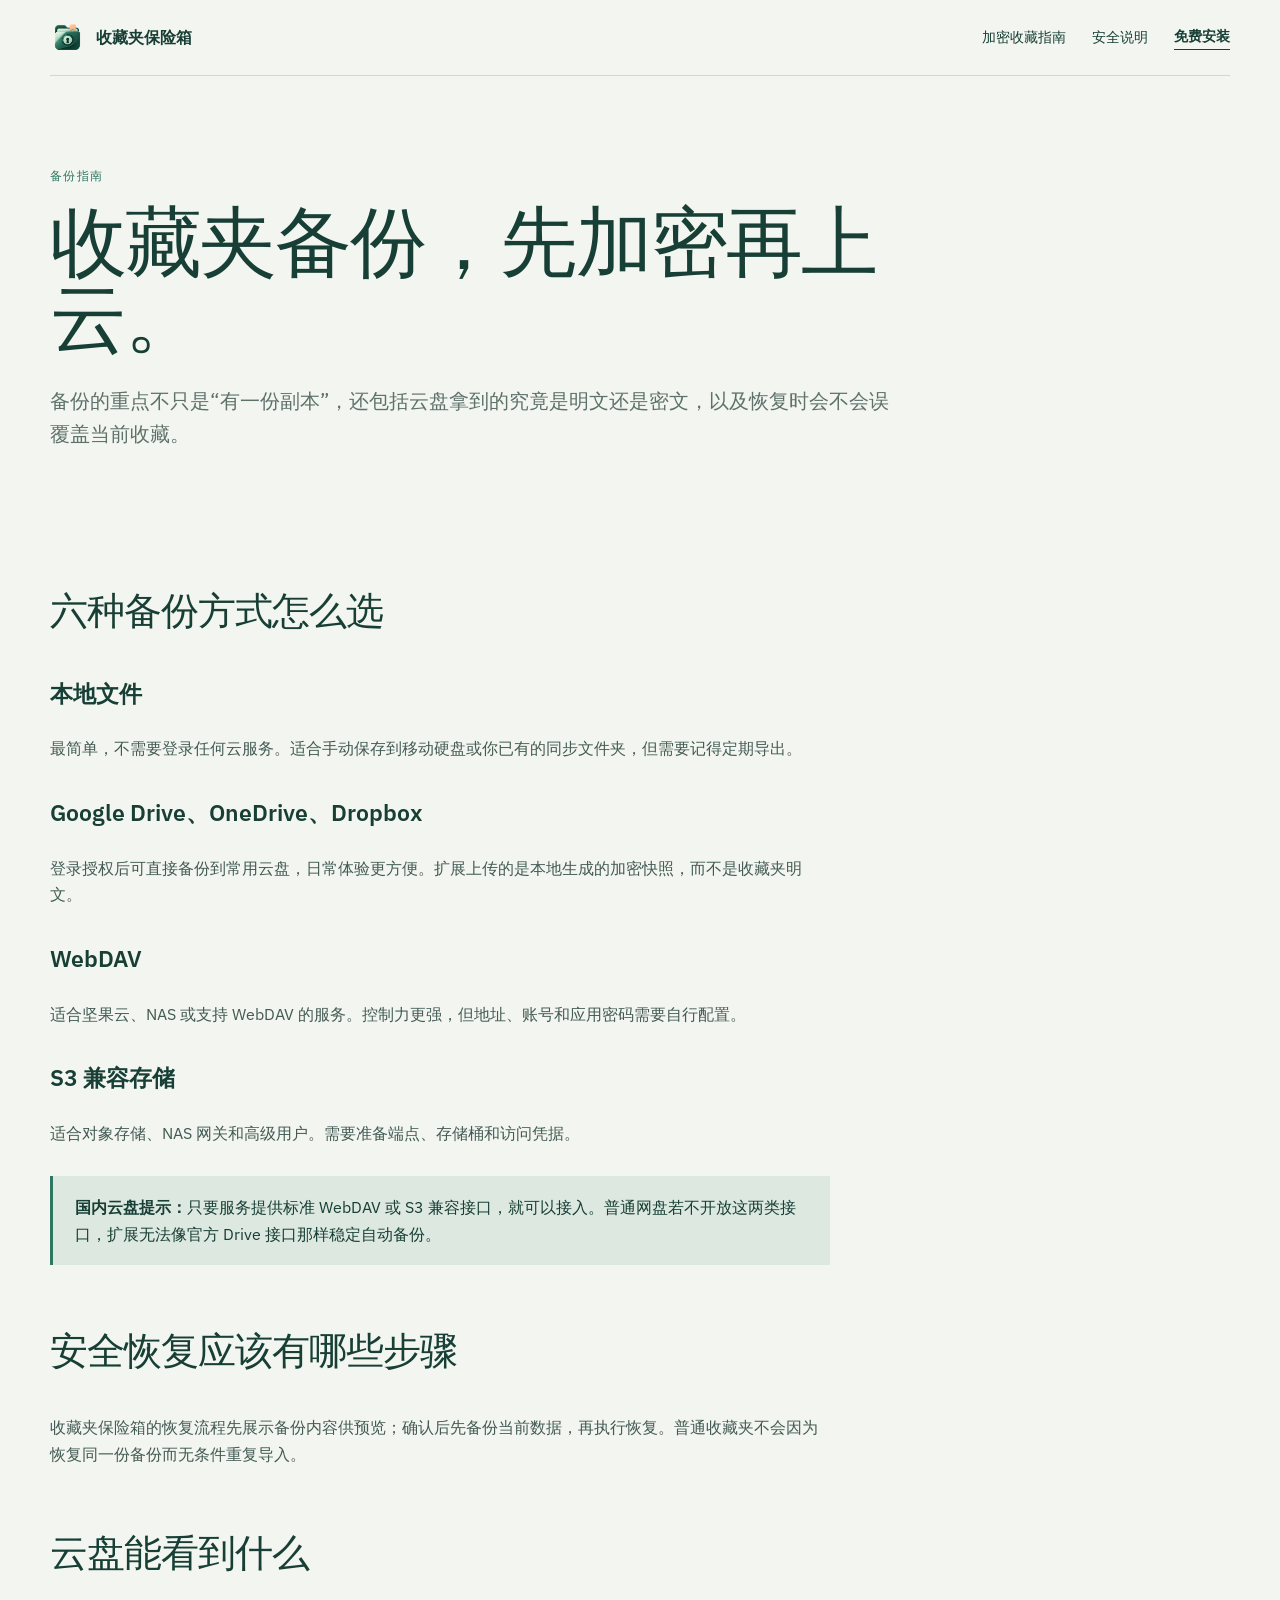
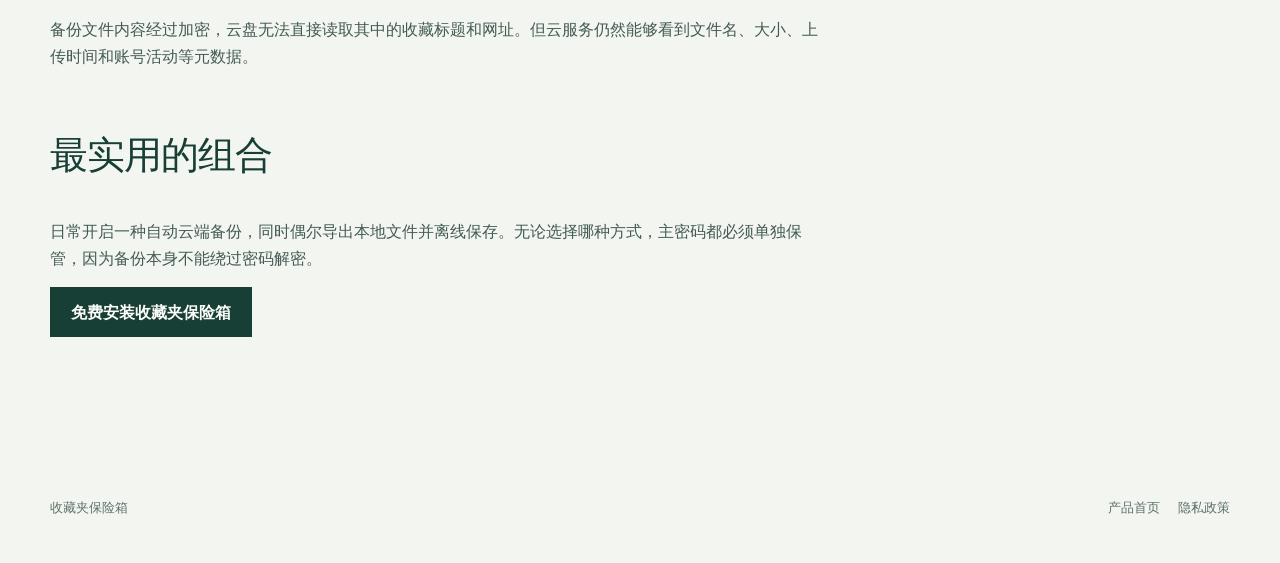
<file: guides/encrypted-bookmark-backup.html>
<!doctype html>
<html lang="zh-CN"><head><meta charset="utf-8"><meta name="viewport" content="width=device-width, initial-scale=1"><title>收藏夹怎样加密备份到云盘？｜收藏夹保险箱</title><meta name="description" content="比较本地文件、Google Drive、OneDrive、Dropbox、WebDAV 与 S3 收藏夹加密备份方式，并说明安全恢复流程。"><link rel="canonical" href="https://fangxinbuzaijia.github.io/bookmark-vault/guides/encrypted-bookmark-backup.html"><link rel="icon" href="../assets/icon-128.png"><link rel="stylesheet" href="../styles.css"></head>
<body><header class="shell nav"><a class="brand" href="../"><img src="../assets/icon-128.png" alt=""><span>收藏夹保险箱</span></a><nav class="nav-links"><a href="password-protect-chrome-bookmarks.html">加密收藏指南</a><a href="../#security">安全说明</a><a class="nav-install" href="https://chromewebstore.google.com/detail/agepfpohppnlmjipbigfikpmbfkkhdga">免费安装</a></nav></header><main class="shell"><div class="article-hero"><div class="kicker">备份指南</div><h1>收藏夹备份，先加密再上云。</h1><p>备份的重点不只是“有一份副本”，还包括云盘拿到的究竟是明文还是密文，以及恢复时会不会误覆盖当前收藏。</p></div><article class="article"><h2>六种备份方式怎么选</h2><h3>本地文件</h3><p>最简单，不需要登录任何云服务。适合手动保存到移动硬盘或你已有的同步文件夹，但需要记得定期导出。</p><h3>Google Drive、OneDrive、Dropbox</h3><p>登录授权后可直接备份到常用云盘，日常体验更方便。扩展上传的是本地生成的加密快照，而不是收藏夹明文。</p><h3>WebDAV</h3><p>适合坚果云、NAS 或支持 WebDAV 的服务。控制力更强，但地址、账号和应用密码需要自行配置。</p><h3>S3 兼容存储</h3><p>适合对象存储、NAS 网关和高级用户。需要准备端点、存储桶和访问凭据。</p><div class="callout"><strong>国内云盘提示：</strong>只要服务提供标准 WebDAV 或 S3 兼容接口，就可以接入。普通网盘若不开放这两类接口，扩展无法像官方 Drive 接口那样稳定自动备份。</div><h2>安全恢复应该有哪些步骤</h2><p>收藏夹保险箱的恢复流程先展示备份内容供预览；确认后先备份当前数据，再执行恢复。普通收藏夹不会因为恢复同一份备份而无条件重复导入。</p><h2>云盘能看到什么</h2><p>备份文件内容经过加密，云盘无法直接读取其中的收藏标题和网址。但云服务仍然能够看到文件名、大小、上传时间和账号活动等元数据。</p><h2>最实用的组合</h2><p>日常开启一种自动云端备份，同时偶尔导出本地文件并离线保存。无论选择哪种方式，主密码都必须单独保管，因为备份本身不能绕过密码解密。</p><p><a class="button primary" href="https://chromewebstore.google.com/detail/agepfpohppnlmjipbigfikpmbfkkhdga">免费安装收藏夹保险箱</a></p></article></main><footer class="shell footer"><div class="footer-row"><div>收藏夹保险箱</div><div class="footer-links"><a href="../">产品首页</a><a href="https://fangxinbuzaijia.github.io/bookmark-vault-privacy/">隐私政策</a></div></div></footer></body></html>
</file>
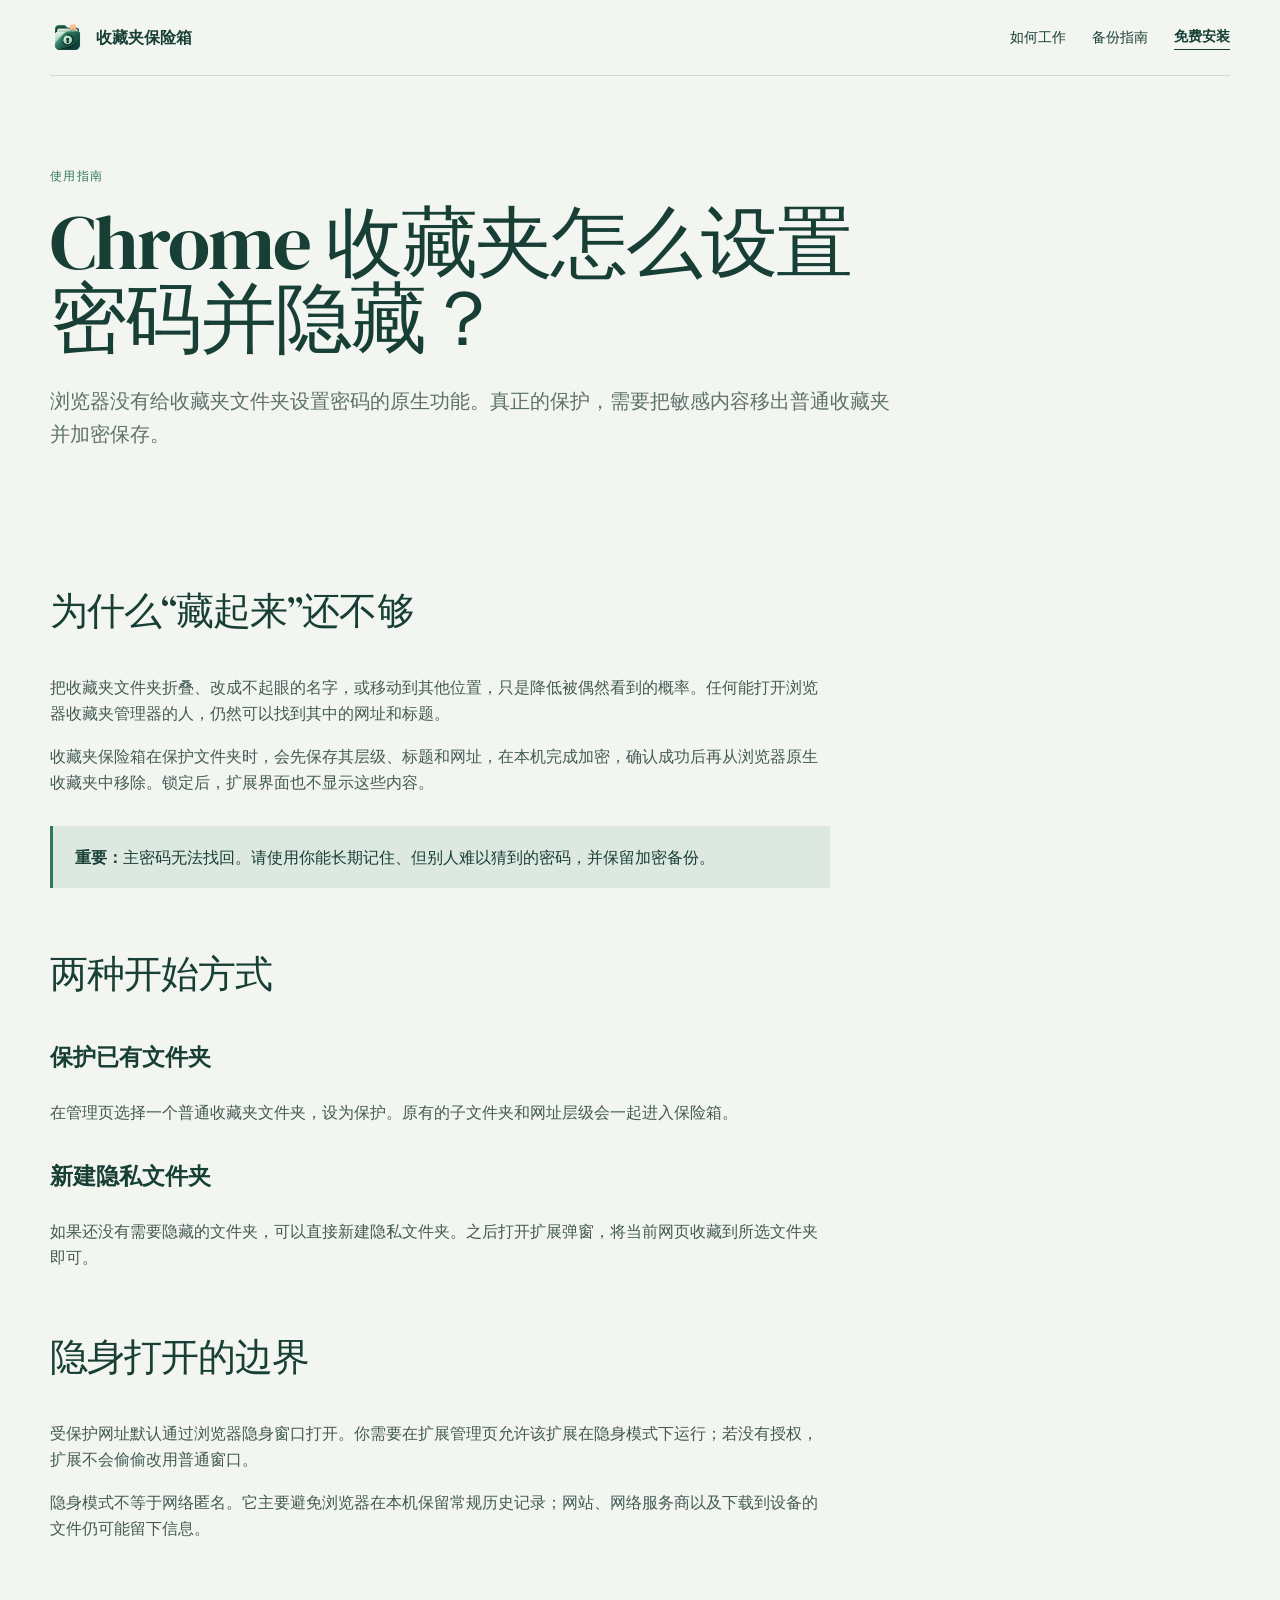
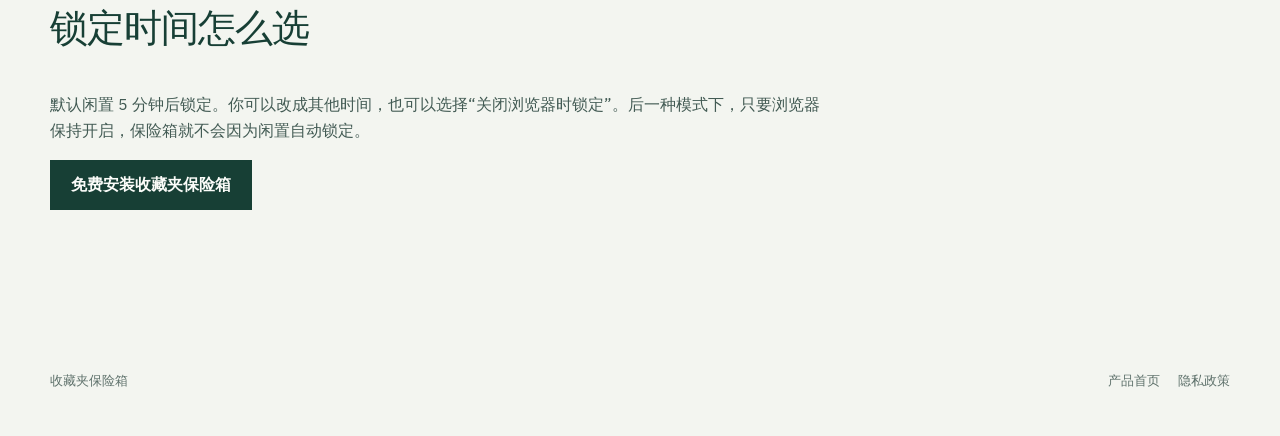
<file: guides/password-protect-chrome-bookmarks.html>
<!doctype html>
<html lang="zh-CN"><head><meta charset="utf-8"><meta name="viewport" content="width=device-width, initial-scale=1"><title>Chrome 收藏夹怎么设置密码并隐藏？｜收藏夹保险箱</title><meta name="description" content="了解 Chrome 收藏夹不能直接加密码的原因，以及如何用本地加密保险箱保护和隐藏私密书签。"><link rel="canonical" href="https://fangxinbuzaijia.github.io/bookmark-vault/guides/password-protect-chrome-bookmarks.html"><link rel="icon" href="../assets/icon-128.png"><link rel="stylesheet" href="../styles.css"></head>
<body><header class="shell nav"><a class="brand" href="../"><img src="../assets/icon-128.png" alt=""><span>收藏夹保险箱</span></a><nav class="nav-links"><a href="../#how">如何工作</a><a href="encrypted-bookmark-backup.html">备份指南</a><a class="nav-install" href="https://chromewebstore.google.com/detail/agepfpohppnlmjipbigfikpmbfkkhdga">免费安装</a></nav></header><main class="shell"><div class="article-hero"><div class="kicker">使用指南</div><h1>Chrome 收藏夹怎么设置密码并隐藏？</h1><p>浏览器没有给收藏夹文件夹设置密码的原生功能。真正的保护，需要把敏感内容移出普通收藏夹并加密保存。</p></div><article class="article"><h2>为什么“藏起来”还不够</h2><p>把收藏夹文件夹折叠、改成不起眼的名字，或移动到其他位置，只是降低被偶然看到的概率。任何能打开浏览器收藏夹管理器的人，仍然可以找到其中的网址和标题。</p><p>收藏夹保险箱在保护文件夹时，会先保存其层级、标题和网址，在本机完成加密，确认成功后再从浏览器原生收藏夹中移除。锁定后，扩展界面也不显示这些内容。</p><div class="callout"><strong>重要：</strong>主密码无法找回。请使用你能长期记住、但别人难以猜到的密码，并保留加密备份。</div><h2>两种开始方式</h2><h3>保护已有文件夹</h3><p>在管理页选择一个普通收藏夹文件夹，设为保护。原有的子文件夹和网址层级会一起进入保险箱。</p><h3>新建隐私文件夹</h3><p>如果还没有需要隐藏的文件夹，可以直接新建隐私文件夹。之后打开扩展弹窗，将当前网页收藏到所选文件夹即可。</p><h2>隐身打开的边界</h2><p>受保护网址默认通过浏览器隐身窗口打开。你需要在扩展管理页允许该扩展在隐身模式下运行；若没有授权，扩展不会偷偷改用普通窗口。</p><p>隐身模式不等于网络匿名。它主要避免浏览器在本机保留常规历史记录；网站、网络服务商以及下载到设备的文件仍可能留下信息。</p><h2>锁定时间怎么选</h2><p>默认闲置 5 分钟后锁定。你可以改成其他时间，也可以选择“关闭浏览器时锁定”。后一种模式下，只要浏览器保持开启，保险箱就不会因为闲置自动锁定。</p><p><a class="button primary" href="https://chromewebstore.google.com/detail/agepfpohppnlmjipbigfikpmbfkkhdga">免费安装收藏夹保险箱</a></p></article></main><footer class="shell footer"><div class="footer-row"><div>收藏夹保险箱</div><div class="footer-links"><a href="../">产品首页</a><a href="https://fangxinbuzaijia.github.io/bookmark-vault-privacy/">隐私政策</a></div></div></footer></body></html>
</file>
<file: styles.css>
@font-face {
  font-family: "DM Serif Display";
  src: url("assets/fonts/dm-serif-display.woff2") format("woff2");
  font-display: swap;
}

@font-face {
  font-family: "IBM Plex Sans";
  src: url("assets/fonts/ibm-plex-sans-400.woff2") format("woff2");
  font-weight: 400;
  font-display: swap;
}

@font-face {
  font-family: "IBM Plex Sans";
  src: url("assets/fonts/ibm-plex-sans-600.woff2") format("woff2");
  font-weight: 600;
  font-display: swap;
}

@font-face {
  font-family: "IBM Plex Mono";
  src: url("assets/fonts/ibm-plex-mono.woff2") format("woff2");
  font-display: swap;
}

:root {
  color-scheme: light;
  --paper: #f3f5f0;
  --ink: #173f35;
  --green: #2f7763;
  --mist: #dde8e1;
  --white: #fbfcf9;
  --accent: #d66a3a;
  --muted: #5e716b;
  --line: rgba(23, 63, 53, 0.16);
  --shadow: 0 24px 80px rgba(23, 63, 53, 0.14);
}

* { box-sizing: border-box; }
html { scroll-behavior: smooth; }
body {
  margin: 0;
  background: var(--paper);
  color: var(--ink);
  font-family: "IBM Plex Sans", sans-serif;
  line-height: 1.65;
  -webkit-font-smoothing: antialiased;
}
a { color: inherit; }
img { display: block; max-width: 100%; }
.shell { width: min(1180px, calc(100% - 40px)); margin: 0 auto; }
.skip { position: absolute; left: -9999px; }
.skip:focus { left: 16px; top: 16px; z-index: 10; background: var(--white); padding: 10px 14px; }

.nav {
  height: 76px;
  display: flex;
  align-items: center;
  justify-content: space-between;
  border-bottom: 1px solid var(--line);
}
.brand { display: flex; align-items: center; gap: 12px; text-decoration: none; font-weight: 600; }
.brand img { width: 34px; height: 34px; border-radius: 9px; }
.nav-links { display: flex; gap: 26px; align-items: center; font-size: 14px; }
.nav-links a { text-decoration: none; }
.nav-links a:hover { color: var(--green); }
.nav-install { border-bottom: 1px solid var(--ink); font-weight: 600; }

.hero {
  min-height: 720px;
  padding: 80px 0 84px;
  display: grid;
  grid-template-columns: .88fr 1.12fr;
  gap: 72px;
  align-items: center;
}
.eyebrow, .kicker {
  font-family: "IBM Plex Mono", monospace;
  font-size: 12px;
  letter-spacing: .12em;
  text-transform: uppercase;
  color: var(--green);
}
h1, h2, .display { font-family: "DM Serif Display", serif; font-weight: 400; letter-spacing: -.025em; }
h1 { font-size: clamp(52px, 6.2vw, 86px); line-height: .99; margin: 18px 0 28px; }
.hero-copy > p { max-width: 580px; font-size: 18px; color: var(--muted); }
.actions { display: flex; gap: 12px; margin: 34px 0 26px; flex-wrap: wrap; }
.button {
  display: inline-flex;
  min-height: 50px;
  align-items: center;
  justify-content: center;
  padding: 0 20px;
  border: 1px solid var(--ink);
  text-decoration: none;
  font-weight: 600;
  transition: transform .18s ease, background .18s ease, color .18s ease;
}
.button:hover { transform: translateY(-2px); }
.button.primary { background: var(--ink); color: var(--white); }
.button.secondary:hover { background: var(--white); }
.proof { display: flex; gap: 18px; flex-wrap: wrap; color: var(--muted); font-size: 13px; }
.proof span::before { content: "·"; color: var(--accent); margin-right: 7px; font-weight: 700; }

.product-stage { position: relative; padding: 34px 0 24px 30px; }
.product-stage::before {
  content: "";
  position: absolute;
  inset: 0 10% 6% 0;
  background: var(--mist);
  transform: rotate(-4deg);
}
.browser {
  position: relative;
  overflow: hidden;
  border: 1px solid var(--line);
  background: var(--white);
  box-shadow: var(--shadow);
  transform: rotate(1.2deg);
}
.browser-bar { height: 34px; background: #e9eee9; display: flex; align-items: center; gap: 6px; padding: 0 12px; }
.browser-bar i { width: 7px; height: 7px; border-radius: 50%; background: #93aa9f; }
.browser img { width: 100%; }
.note {
  position: absolute;
  right: -18px;
  bottom: -18px;
  width: 180px;
  padding: 18px;
  background: var(--accent);
  color: #fff8f3;
  font-family: "IBM Plex Mono", monospace;
  font-size: 12px;
  line-height: 1.55;
  transform: rotate(-2deg);
}

.statement { background: var(--ink); color: var(--white); padding: 95px 0; }
.statement .shell { display: grid; grid-template-columns: 1fr 1.4fr; gap: 90px; align-items: start; }
.statement h2 { font-size: clamp(42px, 5vw, 68px); line-height: 1.08; margin: 0; }
.statement p { margin: 6px 0 0; color: #bed0c9; font-size: 18px; }

.section { padding: 110px 0; }
.section-head { display: grid; grid-template-columns: .7fr 1.3fr; gap: 50px; margin-bottom: 58px; }
.section-head h2 { font-size: clamp(40px, 4.7vw, 64px); line-height: 1.08; margin: 0; }
.section-head p { color: var(--muted); max-width: 620px; align-self: end; margin: 0; }
.path { display: grid; grid-template-columns: repeat(3, 1fr); border-top: 1px solid var(--ink); }
.path article { padding: 30px 34px 30px 0; border-right: 1px solid var(--line); min-height: 210px; }
.path article + article { padding-left: 34px; }
.path article:last-child { border-right: 0; }
.path .num { font-family: "IBM Plex Mono", monospace; color: var(--accent); font-size: 12px; }
.path h3 { font-size: 24px; margin: 26px 0 10px; }
.path p { margin: 0; color: var(--muted); }

.feature-grid { display: grid; grid-template-columns: repeat(2, 1fr); gap: 16px; }
.feature {
  min-height: 270px;
  padding: 38px;
  border: 1px solid var(--line);
  background: rgba(251,252,249,.55);
}
.feature.wide { grid-column: span 2; display: grid; grid-template-columns: 1fr 1fr; gap: 55px; align-items: center; }
.feature .mark { font-family: "DM Serif Display", serif; font-size: 40px; color: var(--green); }
.feature h3 { font-size: 24px; margin: 25px 0 10px; }
.feature p { color: var(--muted); margin: 0; }
.backup-list { display: flex; flex-wrap: wrap; gap: 8px; }
.backup-list span { padding: 8px 11px; background: var(--mist); font-size: 13px; }

.security { background: var(--mist); }
.security-grid { display: grid; grid-template-columns: 1fr 1fr; gap: 70px; align-items: start; }
.security h2 { font-size: clamp(44px, 5vw, 70px); margin: 0 0 20px; line-height: 1.05; }
.security-copy > p { color: var(--muted); font-size: 18px; }
.facts { margin: 10px 0 0; padding: 0; list-style: none; border-top: 1px solid var(--ink); }
.facts li { display: grid; grid-template-columns: 125px 1fr; gap: 20px; padding: 17px 0; border-bottom: 1px solid var(--line); }
.facts strong { font-family: "IBM Plex Mono", monospace; font-size: 12px; font-weight: 400; color: var(--green); }

.faq { max-width: 850px; margin-left: auto; }
.faq h2 { font-size: 56px; margin: 0 0 30px; }
details { border-top: 1px solid var(--line); padding: 20px 0; }
details:last-child { border-bottom: 1px solid var(--line); }
summary { cursor: pointer; font-weight: 600; font-size: 18px; }
details p { color: var(--muted); max-width: 720px; }

.closing { padding: 90px 0; background: var(--accent); color: #fffaf4; text-align: center; }
.closing h2 { font-size: clamp(45px, 6vw, 76px); max-width: 850px; margin: 0 auto 28px; line-height: 1.02; }
.closing .button { border-color: #fffaf4; background: #fffaf4; color: var(--ink); }
.footer { padding: 34px 0 45px; }
.footer-row { display: flex; justify-content: space-between; align-items: flex-start; gap: 30px; font-size: 13px; color: var(--muted); }
.footer-links { display: flex; gap: 18px; flex-wrap: wrap; }
.footer a { text-decoration: none; }

.article-hero { padding: 90px 0 55px; max-width: 850px; }
.article-hero h1 { font-size: clamp(48px, 6vw, 78px); }
.article-hero p { font-size: 20px; color: var(--muted); }
.article { max-width: 780px; padding-bottom: 110px; }
.article h2 { font-size: 38px; margin-top: 55px; }
.article h3 { font-size: 23px; margin-top: 32px; }
.article p, .article li { color: #435b54; }
.article .callout { background: var(--mist); border-left: 3px solid var(--green); padding: 18px 22px; margin: 30px 0; }

@media (max-width: 900px) {
  .hero { grid-template-columns: 1fr; padding-top: 56px; gap: 45px; }
  .product-stage { max-width: 720px; }
  .statement .shell, .section-head, .security-grid { grid-template-columns: 1fr; gap: 30px; }
  .path { grid-template-columns: 1fr; }
  .path article, .path article + article { padding: 26px 0; border-right: 0; border-bottom: 1px solid var(--line); min-height: 0; }
}

@media (max-width: 640px) {
  .shell { width: min(100% - 28px, 1180px); }
  .nav { height: 66px; }
  .nav-links a:not(.nav-install):not(.lang) { display: none; }
  .hero { min-height: 0; padding: 50px 0 72px; }
  h1 { font-size: 50px; }
  .product-stage { padding-left: 7px; }
  .note { right: -4px; bottom: -36px; }
  .statement, .section { padding: 76px 0; }
  .feature-grid { grid-template-columns: 1fr; }
  .feature.wide { grid-column: auto; grid-template-columns: 1fr; gap: 30px; }
  .feature { min-height: 0; padding: 28px; }
  .facts li { grid-template-columns: 1fr; gap: 4px; }
  .footer-row { flex-direction: column; }
}

@media (prefers-reduced-motion: reduce) {
  html { scroll-behavior: auto; }
  .button { transition: none; }
}
</file>
